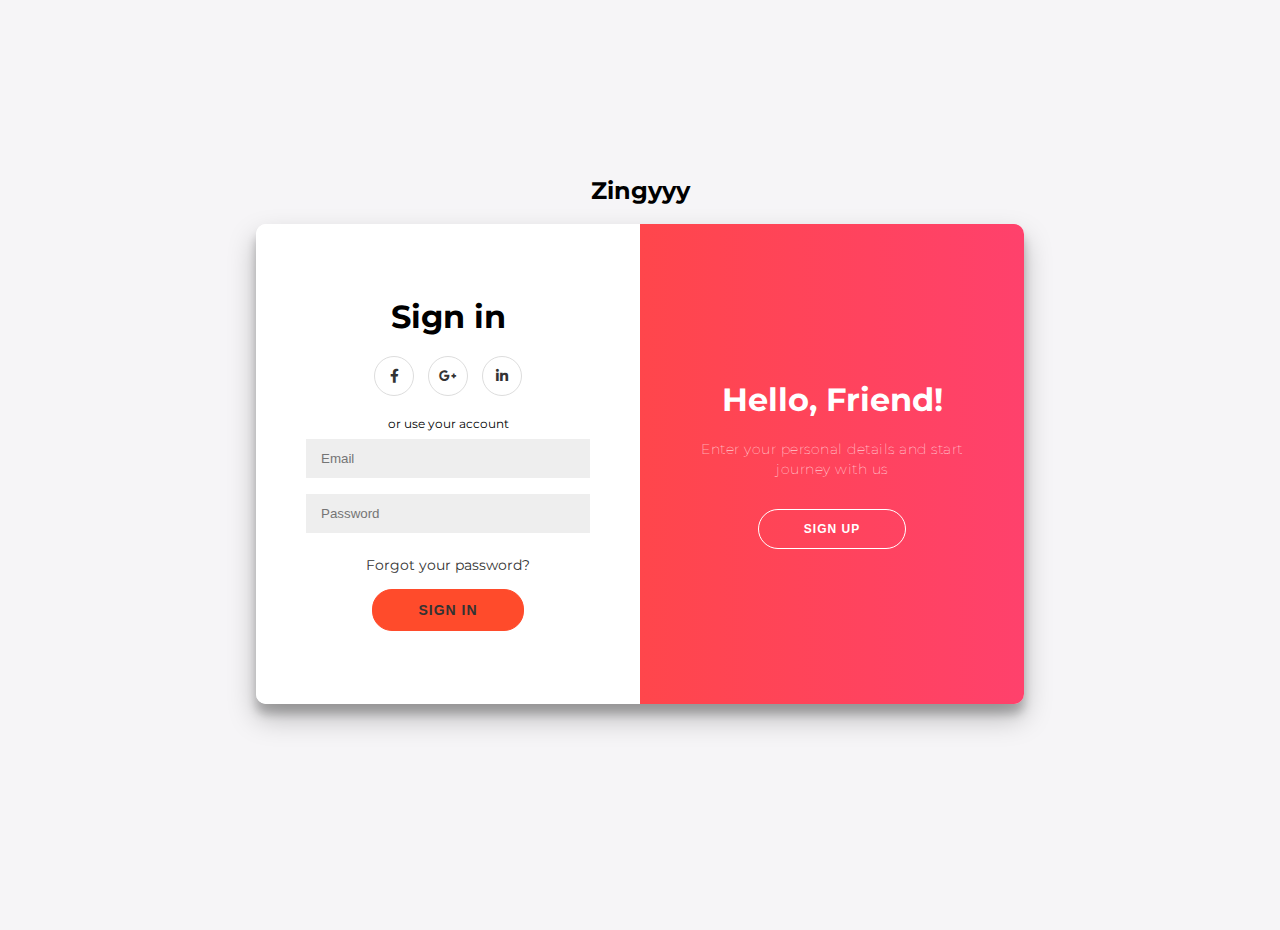
<file: index.html>
<!DOCTYPE html>
<html lang="en">

<head>
    <meta charset="UTF-8">
    <meta http-equiv="X-UA-Compatible" content="IE=edge">
    <meta name="viewport" content="width=device-width, initial-scale=1.0">
    <title>Document</title>
    <link rel="stylesheet" href="https://cdnjs.cloudflare.com/ajax/libs/font-awesome/5.15.3/css/all.min.css" >
    <link rel="stylesheet" href="index.css">
    
</head>

<body>
  <h2>Zingyyy</h2>
  <div class="container" id="container">
    <div class="form-container sign-up-container">
      <form action="home.html">
        <h1>Create Account</h1>
        <div class="social-container">
          <a href="#" class="social"><i class="fab fa-facebook-f"></i></a>
          <a href="#" class="social"><i class="fab fa-google-plus-g"></i></a>
          <a href="#" class="social"><i class="fab fa-linkedin-in"></i></a>
        </div>
        <span>or use your email for registration</span>
        <input type="text" placeholder="Name" />
        <input type="email" placeholder="Email" />
        <input type="password" placeholder="Password" />
        <button><a href="home.html">Sign Up</a></button>
      </form>
    </div>
    <div class="form-container sign-in-container">
      <form action="home.html">
        <h1>Sign in</h1>
        <div class="social-container">
          <a href="#" class="social"><i class="fab fa-facebook-f"></i></a>
          <a href="#" class="social"><i class="fab fa-google-plus-g"></i></a>
          <a href="#" class="social"><i class="fab fa-linkedin-in"></i></a>
        </div>
        <span>or use your account</span>
        <input type="email" placeholder="Email" />
        <input type="password" placeholder="Password" />
        <a href="#">Forgot your password?</a>
        <button><a href="home.html">Sign In</a></button>
      </form>
    </div>
    <div class="overlay-container">
      <div class="overlay">
        <div class="overlay-panel overlay-left">
          <h1>Welcome Back!</h1>
          <p>To keep connected with us please login with your personal info</p>
          <button class="ghost" id="signIn">Sign In</button>
        </div>
        <div class="overlay-panel overlay-right">
          <h1>Hello, Friend!</h1>
          <p>Enter your personal details and start journey with us</p>
          <button class="ghost" id="signUp">Sign Up</button>
        </div>
      </div>
    </div>
  </div>
  
  

    <script src="index.js"></script>
</body>

</html>
</file>
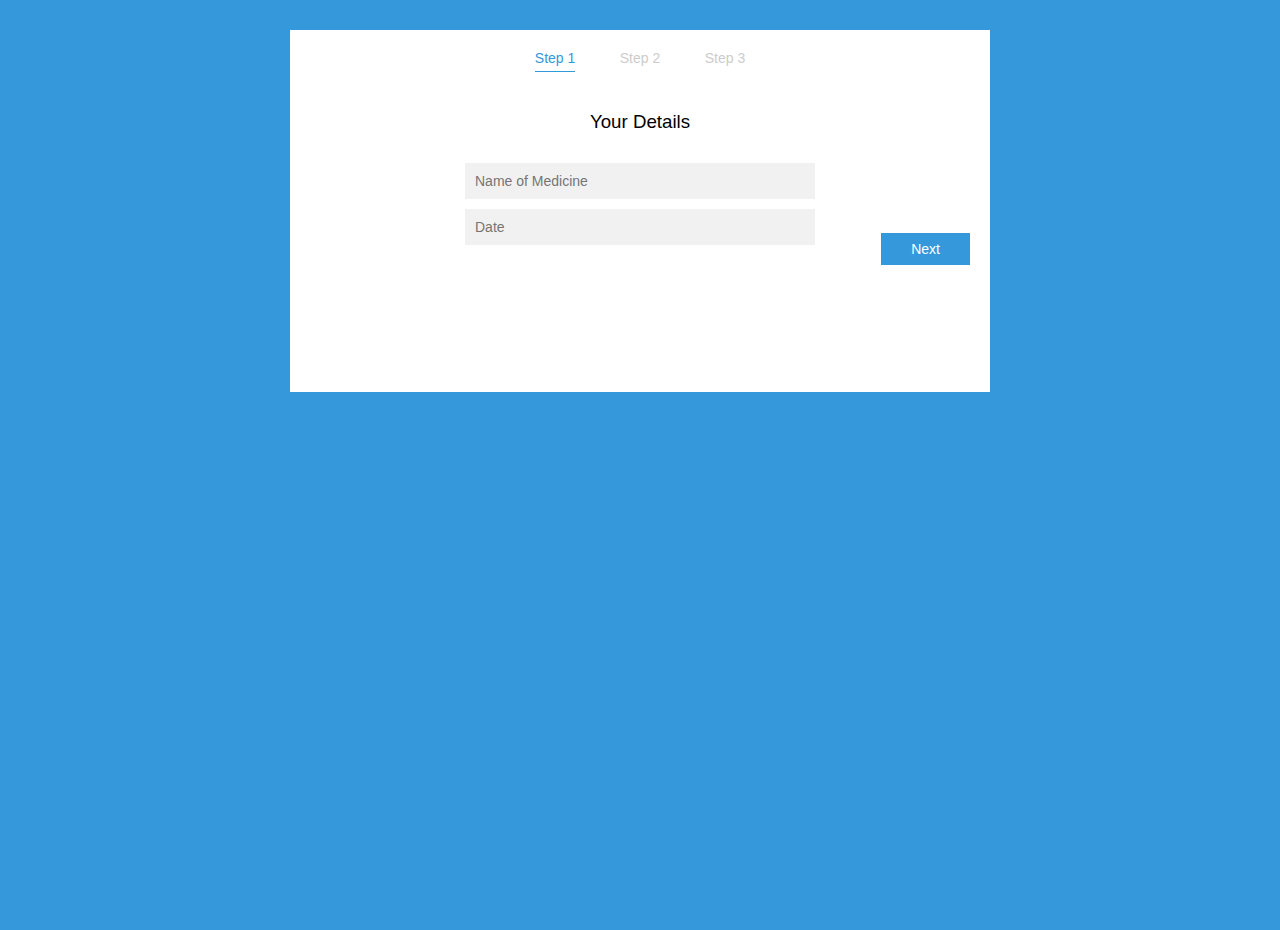
<file: checker.html>
<!DOCTYPE html>
<html lang="en">
<head>
    <meta charset="UTF-8">
    <meta http-equiv="X-UA-Compatible" content="IE=edge">
    <meta name="viewport" content="width=device-width, initial-scale=1.0">
    <title>Document</title>
    <link rel="stylesheet" href="checker.css">
    <script src="https://code.jquery.com/jquery-3.2.1.slim.min.js" integrity="sha384-KJ3o2DKtIkvYIK3UENzmM7KCkRr/rE9/Qpg6aAZGJwFDMVNA/GpGFF93hXpG5KkN" crossorigin="anonymous"></script>
<script src="https://cdnjs.cloudflare.com/ajax/libs/popper.js/1.12.9/umd/popper.min.js" integrity="sha384-ApNbgh9B+Y1QKtv3Rn7W3mgPxhU9K/ScQsAP7hUibX39j7fakFPskvXusvfa0b4Q" crossorigin="anonymous"></script>
<script src="https://maxcdn.bootstrapcdn.com/bootstrap/4.0.0/js/bootstrap.min.js" integrity="sha384-JZR6Spejh4U02d8jOt6vLEHfe/JQGiRRSQQxSfFWpi1MquVdAyjUar5+76PVCmYl" crossorigin="anonymous"></script>
</head>
<body>

    <div class="container">
        <div class="wrapper">
          <ul class="steps">
            <li class="is-active">Step 1</li>
            <li>Step 2</li>
            <li>Step 3</li>
          </ul>
          <form class="form-wrapper">
            <fieldset class="section is-active">
              <h3>Your Details</h3>
              <input type="text" name="name" id="name" placeholder="Name of Medicine">
              <input type="text" name="name" id="email" placeholder="Date">
              <div class="button">Next</div>
            </fieldset>
            <fieldset class="section">
              <h3>Account Type</h3>
              <div class="row cf">
                <div class="four col">
                  <input type="radio" name="r1" id="r1" checked>
                  <label for="r1">
                    <h4>Pharmacy</h4>
                  </label>
                </div>
                <div class="four col">
                  <input type="radio" name="r1" id="r2"><label for="r2">
                    <h4>Online</h4>
                  </label>
                </div>
                <div class="four col">
                  <input type="radio" name="r1" id="r3"><label for="r3">
                    <h4>Others</h4>
                  </label>
                </div>
              </div>
              <div class="button">Next</div>
            </fieldset>
            <fieldset class="section">
              <h3></h3>
              <input type="password" name="password" id="password" placeholder="Name of manufacturer">
              <input type="password" name="password2" id="password2" placeholder="Name of seller">
              <input class="submit button" type="submit" value="Sign Up">
            </fieldset>
            <fieldset class="section">
              <h3>Congrats!</h3>
              <p>This medicine is genuine.</p>
              <div class="button">Reset Form</div>
            </fieldset>
          </form>
        </div>
      </div>
<script src="checker.js"></script>


</html>
</file>
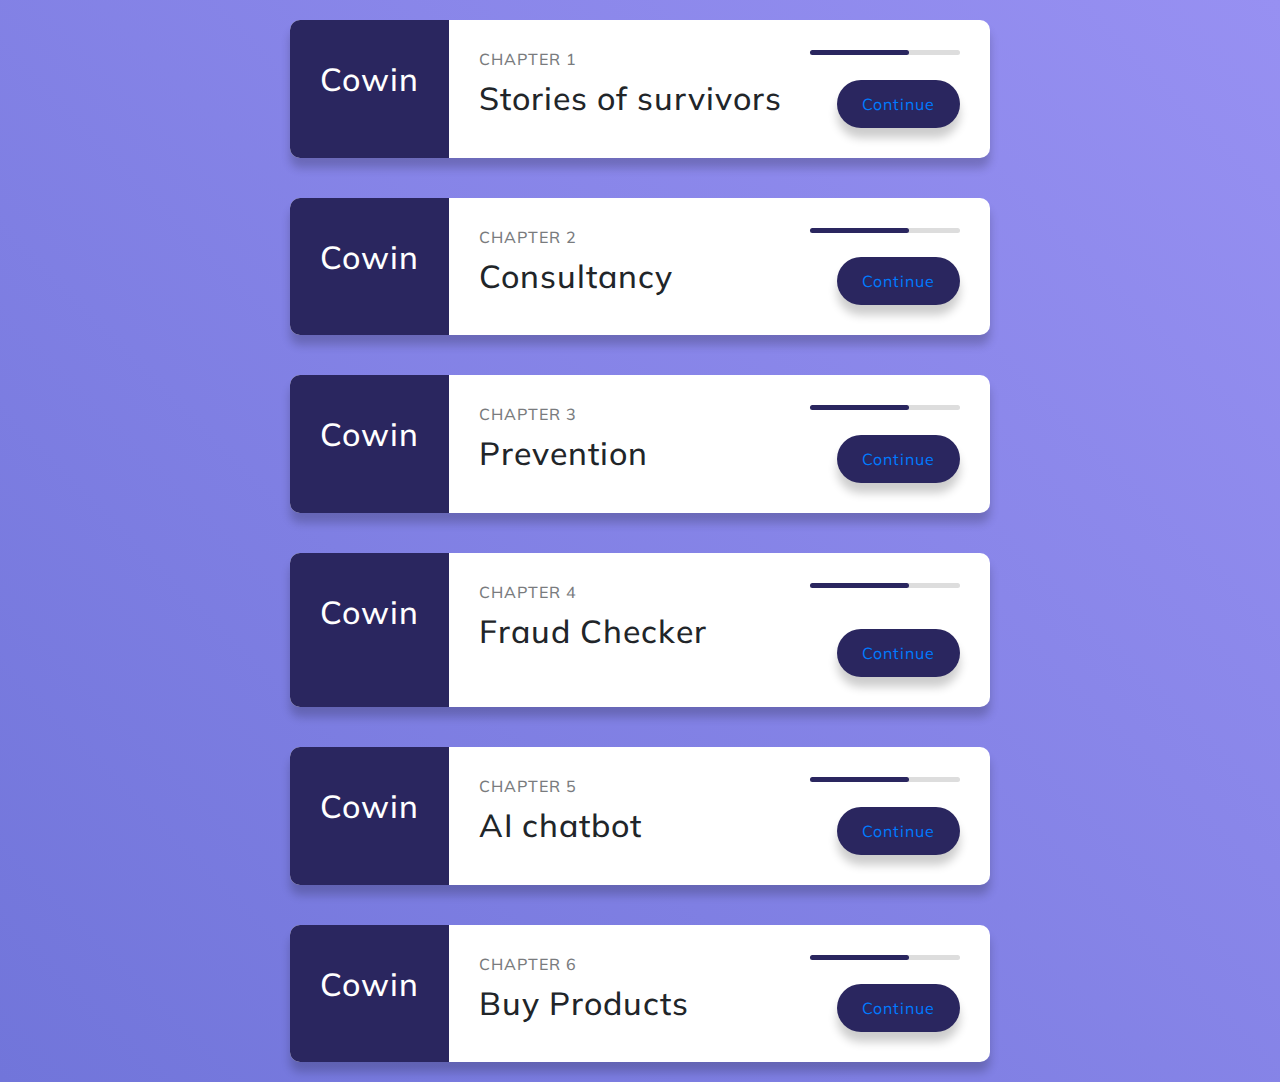
<file: decider.html>
<!DOCTYPE html>
<html lang="en">
<head>
    <meta charset="UTF-8">
    <meta http-equiv="X-UA-Compatible" content="IE=edge">
    <meta name="viewport" content="width=device-width, initial-scale=1.0">
    <title>some</title>
    <link rel="stylesheet" href="https://maxcdn.bootstrapcdn.com/bootstrap/4.0.0/css/bootstrap.min.css" integrity="sha384-Gn5384xqQ1aoWXA+058RXPxPg6fy4IWvTNh0E263XmFcJlSAwiGgFAW/dAiS6JXm" crossorigin="anonymous">
    <link rel="stylesheet" href="decider.css">
</head>
<body>
    <div class="courses-container">
        <div class="course">
            <div class="course-preview">
                <h2>Cowin</h2>
                
            </div>
            <div class="course-info">
                <div class="progress-container">
                    <div class="progress"></div>
                </div>
                <h6>Chapter 1</h6>
                <h2>Stories of survivors</h2>
                <button class="btn"><a href="story.html">Continue</a></button>
            </div>
        </div>
    </div>
    
    <!-- SOCIAL PANEL HTML -->
   
    
    
    
    
    <div class="courses-container">
        <div class="course">
            <div class="course-preview">
                <h2>Cowin</h2>
            </div>
            <div class="course-info">
                <div class="progress-container">
                    <div class="progress"></div>
                </div>
                <h6>Chapter 2</h6>
                <h2>Consultancy</h2>
                <button class="btn"><a href="hospital.html">Continue</a></button>
            </div>
        </div>
    </div>
    
    <!-- SOCIAL PANEL HTML -->
   
    
    <div class="courses-container">
        <div class="course">
            <div class="course-preview">
                <h2>Cowin</h2>
            </div>
            <div class="course-info">
                <div class="progress-container">
                    <div class="progress"></div>
                </div>
                <h6>Chapter 3</h6>
                <h2>Prevention</h2>
                <button class="btn"><a href="symptoms.html">Continue</a></button>
            </div>
        </div>
    </div>
    
    <!-- SOCIAL PANEL HTML -->
   
    
    
    
    <div class="courses-container">
        <div class="course">
            <div class="course-preview">
                <h2>Cowin</h2>
                <a href="#"><i class="fas fa-chevron-right"></i></a>
            </div>
            <div class="course-info">
                <div class="progress-container">
                    <div class="progress"></div>
                </div>
                <h6>Chapter 4</h6>
                <h2>Fraud Checker</h2>
                <button class="btn"><a href="checker.html">Continue</a></button>
            </div>
        </div>
    </div>
    
    <!-- SOCIAL PANEL HTML -->
    
    
    
    
    <div class="courses-container">
        <div class="course">
            <div class="course-preview">
                <h2>Cowin</h2>
            </div>
            <div class="course-info">
                <div class="progress-container">
                    <div class="progress"></div>
                </div>
                <h6>Chapter 5</h6>
                <h2>AI chatbot</h2>
                <button class="btn"><a href="chat.html">Continue</a></button>
            </div>
        </div>
    </div>
    


    <div class="courses-container">
        <div class="course">
            <div class="course-preview">
                <h2>Cowin</h2>
            </div>
            <div class="course-info">
                <div class="progress-container">
                    <div class="progress"></div>
                </div>
                <h6>Chapter 6</h6>
                <h2>Buy Products</h2>
                <button class="btn"><a href="product.html">Continue</a></button>
            </div>
        </div>
    </div>
    
    
    <script src="decider.js"></script>
</body>
</html>
</file>
<file: index.css>
@import url('https://fonts.googleapis.com/css?family=Montserrat:400,800');

* {
	box-sizing: border-box;
}

body {
	background: #f6f5f7;
	display: flex;
	justify-content: center;
	align-items: center;
	flex-direction: column;
	font-family: 'Montserrat', sans-serif;
	height: 100vh;
	margin: -20px 0 50px;
}

h1 {
	font-weight: bold;
	margin: 0;
}

h2 {
	text-align: center;
}

p {
	font-size: 14px;
	font-weight: 100;
	line-height: 20px;
	letter-spacing: 0.5px;
	margin: 20px 0 30px;
}

span {
	font-size: 12px;
}

a {
	color: #333;
	font-size: 14px;
	text-decoration: none;
	margin: 15px 0;
}

button {
	border-radius: 20px;
	border: 1px solid #FF4B2B;
	background-color: #FF4B2B;
	color: #FFFFFF;
	font-size: 12px;
	font-weight: bold;
	padding: 12px 45px;
	letter-spacing: 1px;
	text-transform: uppercase;
	transition: transform 80ms ease-in;
}

button:active {
	transform: scale(0.95);
}

button:focus {
	outline: none;
}

button.ghost {
	background-color: transparent;
	border-color: #FFFFFF;
}

form {
	background-color: #FFFFFF;
	display: flex;
	align-items: center;
	justify-content: center;
	flex-direction: column;
	padding: 0 50px;
	height: 100%;
	text-align: center;
}

input {
	background-color: #eee;
	border: none;
	padding: 12px 15px;
	margin: 8px 0;
	width: 100%;
}

.container {
	background-color: #fff;
	border-radius: 10px;
  	box-shadow: 0 14px 28px rgba(0,0,0,0.25), 
			0 10px 10px rgba(0,0,0,0.22);
	position: relative;
	overflow: hidden;
	width: 768px;
	max-width: 100%;
	min-height: 480px;
}

.form-container {
	position: absolute;
	top: 0;
	height: 100%;
	transition: all 0.6s ease-in-out;
}

.sign-in-container {
	left: 0;
	width: 50%;
	z-index: 2;
}

.container.right-panel-active .sign-in-container {
	transform: translateX(100%);
}

.sign-up-container {
	left: 0;
	width: 50%;
	opacity: 0;
	z-index: 1;
}

.container.right-panel-active .sign-up-container {
	transform: translateX(100%);
	opacity: 1;
	z-index: 5;
	animation: show 0.6s;
}

@keyframes show {
	0%, 49.99% {
		opacity: 0;
		z-index: 1;
	}
	
	50%, 100% {
		opacity: 1;
		z-index: 5;
	}
}

.overlay-container {
	position: absolute;
	top: 0;
	left: 50%;
	width: 50%;
	height: 100%;
	overflow: hidden;
	transition: transform 0.6s ease-in-out;
	z-index: 100;
}

.container.right-panel-active .overlay-container{
	transform: translateX(-100%);
}

.overlay {
	background: #FF416C;
	background: -webkit-linear-gradient(to right, #FF4B2B, #FF416C);
	background: linear-gradient(to right, #FF4B2B, #FF416C);
	background-repeat: no-repeat;
	background-size: cover;
	background-position: 0 0;
	color: #FFFFFF;
	position: relative;
	left: -100%;
	height: 100%;
	width: 200%;
  	transform: translateX(0);
	transition: transform 0.6s ease-in-out;
}

.container.right-panel-active .overlay {
  	transform: translateX(50%);
}

.overlay-panel {
	position: absolute;
	display: flex;
	align-items: center;
	justify-content: center;
	flex-direction: column;
	padding: 0 40px;
	text-align: center;
	top: 0;
	height: 100%;
	width: 50%;
	transform: translateX(0);
	transition: transform 0.6s ease-in-out;
}

.overlay-left {
	transform: translateX(-20%);
}

.container.right-panel-active .overlay-left {
	transform: translateX(0);
}

.overlay-right {
	right: 0;
	transform: translateX(0);
}

.container.right-panel-active .overlay-right {
	transform: translateX(20%);
}

.social-container {
	margin: 20px 0;
}

.social-container a {
	border: 1px solid #DDDDDD;
	border-radius: 50%;
	display: inline-flex;
	justify-content: center;
	align-items: center;
	margin: 0 5px;
	height: 40px;
	width: 40px;
}

footer {
    background-color: #222;
    color: #fff;
    font-size: 14px;
    bottom: 0;
    position: fixed;
    left: 0;
    right: 0;
    text-align: center;
    z-index: 999;
}

footer p {
    margin: 10px 0;
}

footer i {
    color: red;
}

footer a {
    color: #3c97bf;
    text-decoration: none;
}
</file>
<file: checker.css>
html, body{
  width: 100%;
  height: 100%;
  margin: 0;
  padding: 0;
  font-family: 'Open Sans', sans-serif;
  background-color: #3498db;
}

h1, h2, h3, h4, h5 ,h6{
  font-weight: 200;
}

a{
  text-decoration: none;
}

p, li, a{
  font-size: 14px;
}

fieldset{
  margin: 0;
  padding: 0;
  border: none;
}

/* GRID */

.twelve { width: 100%; }
.eleven { width: 91.53%; }
.ten { width: 83.06%; }
.nine { width: 74.6%; }
.eight { width: 66.13%; }
.seven { width: 57.66%; }
.six { width: 49.2%; }
.five { width: 40.73%; }
.four { width: 32.26%; }
.three { width: 23.8%; }
.two { width: 15.33%; }
.one { width: 6.866%; }

/* COLUMNS */

.col {
	display: block;
	float:left;
	margin: 0 0 0 1.6%;
}

.col:first-of-type {
  margin-left: 0;
}

.container{
  width: 100%;
  max-width: 700px;
  margin: 0 auto;
  position: relative;
}

.row{
  padding: 20px 0;
}

/* CLEARFIX */

.cf:before,
.cf:after {
    content: " ";
    display: table;
}

.cf:after {
    clear: both;
}

.cf {
    *zoom: 1;
}

.wrapper{
  width: 100%;
  margin: 30px 0;
}

/* STEPS */

.steps{
  list-style-type: none;
  margin: 0;
  padding: 0;
  background-color: #fff;
  text-align: center;
}


.steps li{
  display: inline-block;
  margin: 20px;
  color: #ccc;
  padding-bottom: 5px;
}

.steps li.is-active{
  border-bottom: 1px solid #3498db;
  color: #3498db;
}

/* FORM */

.form-wrapper .section{
  padding: 0px 20px 30px 20px;
  -webkit-box-sizing: border-box;
  -moz-box-sizing: border-box;
  box-sizing: border-box;
  background-color: #fff;
  opacity: 0;
  -webkit-transform: scale(1, 0);
  -ms-transform: scale(1, 0);
  -o-transform: scale(1, 0);
  transform: scale(1, 0);
  -webkit-transform-origin: top center;
  -moz-transform-origin: top center;
  -ms-transform-origin: top center;
  -o-transform-origin: top center;
  transform-origin: top center;
  -webkit-transition: all 0.5s ease-in-out;
  -o-transition: all 0.5s ease-in-out;
  transition: all 0.5s ease-in-out;
  text-align: center;
  position: absolute;
  width: 100%;
  min-height: 300px
}

.form-wrapper .section h3{
  margin-bottom: 30px;
}

.form-wrapper .section.is-active{
  opacity: 1;
  -webkit-transform: scale(1, 1);
  -ms-transform: scale(1, 1);
  -o-transform: scale(1, 1);
  transform: scale(1, 1);
}

.form-wrapper .button, .form-wrapper .submit{
  background-color: #3498db;
  display: inline-block;
  padding: 8px 30px;
  color: #fff;
  cursor: pointer;
  font-size: 14px !important;
  font-family: 'Open Sans', sans-serif !important;
  position: absolute;
  right: 20px;
  bottom: 20px;
}

.form-wrapper .submit{
  border: none;
  outline: none;
  -webkit-box-sizing: content-box;
  -moz-box-sizing: content-box;
  box-sizing: content-box;
  -webkit-appearance: none;
  -moz-appearance: none;
  appearance: none;
}

.form-wrapper input[type="text"],
.form-wrapper input[type="password"]{
  display: block;
  padding: 10px;
  margin: 10px auto;
  background-color: #f1f1f1;
  border: none;
  width: 50%;
  outline: none;
  font-size: 14px !important;
  font-family: 'Open Sans', sans-serif !important;
}

.form-wrapper input[type="radio"]{
  display: none;
}

.form-wrapper input[type="radio"] + label{
  display: block;
  border: 1px solid #ccc;
  width: 100%;
  max-width: 100%;
  padding: 10px;
  -webkit-box-sizing: border-box;
  -moz-box-sizing: border-box;
  box-sizing: border-box;
  cursor: pointer;
  position: relative;
}

.form-wrapper input[type="radio"] + label:before{
  content: "✔";
  position: absolute;
  right: -10px;
  top: -10px;
  width: 30px;
  height: 30px;
  line-height: 30px;
  border-radius: 100%;
  background-color: #3498db;
  color: #fff;
  display: none;
}

.form-wrapper input[type="radio"]:checked + label:before{
  display: block;
}

.form-wrapper input[type="radio"] + label h4{
  margin: 15px;
  color: #ccc;
}

.form-wrapper input[type="radio"]:checked + label{
  border: 1px solid #3498db;
}

.form-wrapper input[type="radio"]:checked + label h4{
  color: #3498db;
}
</file>
<file: decider.css>
@import url('https://fonts.googleapis.com/css?family=Muli&display=swap');

* {
	box-sizing: border-box;
}


body {
	background-image: linear-gradient(45deg, #7175da, #9790F2);
	font-family: 'Muli', sans-serif;
	display: flex;
	align-items: center;
	justify-content: center;
	flex-direction: column;
	min-height: 100vh;
	margin: 0;
}

.courses-container {
	
}

.course {
	background-color: #fff;
	border-radius: 10px;
	box-shadow: 0 10px 10px rgba(0, 0, 0, 0.2);
	display: flex;
	max-width: 100%;
	margin: 20px;
	overflow: hidden;
	width: 700px;
}

.course h6 {
	opacity: 0.6;
	margin: 0;
	letter-spacing: 1px;
	text-transform: uppercase;
}

.course h2 {
	letter-spacing: 1px;
	margin: 10px 0;
}

.course-preview {
	background-color: #2A265F;
	color: #fff;
	padding: 30px;
	max-width: 250px;
}

.course-preview a {
	color: #fff;
	display: inline-block;
	font-size: 12px;
	opacity: 0.6;
	margin-top: 30px;
	text-decoration: none;
}

.course-info {
	padding: 30px;
	position: relative;
	width: 100%;
}

.progress-container {
	position: absolute;
	top: 30px;
	right: 30px;
	text-align: right;
	width: 150px;
}

.progress {
	background-color: #ddd;
	border-radius: 3px;
	height: 5px;
	width: 100%;
}

.progress::after {
	border-radius: 3px;
	background-color: #2A265F;
	content: '';
	position: absolute;
	top: 0;
	left: 0;
	height: 5px;
	width: 66%;
}

.progress-text {
	font-size: 10px;
	opacity: 0.6;
	letter-spacing: 1px;
}

.btn {
	background-color: #2A265F;
	border: 0;
	border-radius: 50px;
	box-shadow: 0 10px 10px rgba(0, 0, 0, 0.2);
	color: #fff;
	font-size: 16px;
	padding: 12px 25px;
	position: absolute;
	bottom: 30px;
	right: 30px;
	letter-spacing: 1px;
}

/* SOCIAL PANEL CSS */
.social-panel-container {
	position: fixed;
	right: 0;
	bottom: 80px;
	transform: translateX(100%);
	transition: transform 0.4s ease-in-out;
}

.social-panel-container.visible {
	transform: translateX(-10px);
}

.social-panel {	
	background-color: #fff;
	border-radius: 16px;
	box-shadow: 0 16px 31px -17px rgba(0,31,97,0.6);
	border: 5px solid #001F61;
	display: flex;
	flex-direction: column;
	justify-content: center;
	align-items: center;
	font-family: 'Muli';
	position: relative;
	height: 169px;	
	width: 370px;
	max-width: calc(100% - 10px);
}

.social-panel button.close-btn {
	border: 0;
	color: #97A5CE;
	cursor: pointer;
	font-size: 20px;
	position: absolute;
	top: 5px;
	right: 5px;
}

.social-panel button.close-btn:focus {
	outline: none;
}

.social-panel p {
	background-color: #001F61;
	border-radius: 0 0 10px 10px;
	color: #fff;
	font-size: 14px;
	line-height: 18px;
	padding: 2px 17px 6px;
	position: absolute;
	top: 0;
	left: 50%;
	margin: 0;
	transform: translateX(-50%);
	text-align: center;
	width: 235px;
}

.social-panel p i {
	margin: 0 5px;
}

.social-panel p a {
	color: #FF7500;
	text-decoration: none;
}

.social-panel h4 {
	margin: 20px 0;
	color: #97A5CE;	
	font-family: 'Muli';	
	font-size: 14px;	
	line-height: 18px;
	text-transform: uppercase;
}

.social-panel ul {
	display: flex;
	list-style-type: none;
	padding: 0;
	margin: 0;
}

.social-panel ul li {
	margin: 0 10px;
}

.social-panel ul li a {
	border: 1px solid #DCE1F2;
	border-radius: 50%;
	color: #001F61;
	font-size: 20px;
	display: flex;
	justify-content: center;
	align-items: center;
	height: 50px;
	width: 50px;
	text-decoration: none;
}

.social-panel ul li a:hover {
	border-color: #FF6A00;
	box-shadow: 0 9px 12px -9px #FF6A00;
}

.floating-btn {
	border-radius: 26.5px;
	background-color: #001F61;
	border: 1px solid #001F61;
	box-shadow: 0 16px 22px -17px #03153B;
	color: #fff;
	cursor: pointer;
	font-size: 16px;
	line-height: 20px;
	padding: 12px 20px;
	position: fixed;
	bottom: 20px;
	right: 20px;
	z-index: 999;
}

.floating-btn:hover {
	background-color: #ffffff;
	color: #001F61;
}

.floating-btn:focus {
	outline: none;
}

.floating-text {
	background-color: #001F61;
	border-radius: 10px 10px 0 0;
	color: #fff;
	font-family: 'Muli';
	padding: 7px 15px;
	position: fixed;
	bottom: 0;
	left: 50%;
	transform: translateX(-50%);
	text-align: center;
	z-index: 998;
}

.floating-text a {
	color: #FF7500;
	text-decoration: none;
}

@media screen and (max-width: 480px) {

	.social-panel-container.visible {
		transform: translateX(0px);
	}
	
	.floating-btn {
		right: 10px;
	}
}
</file>
